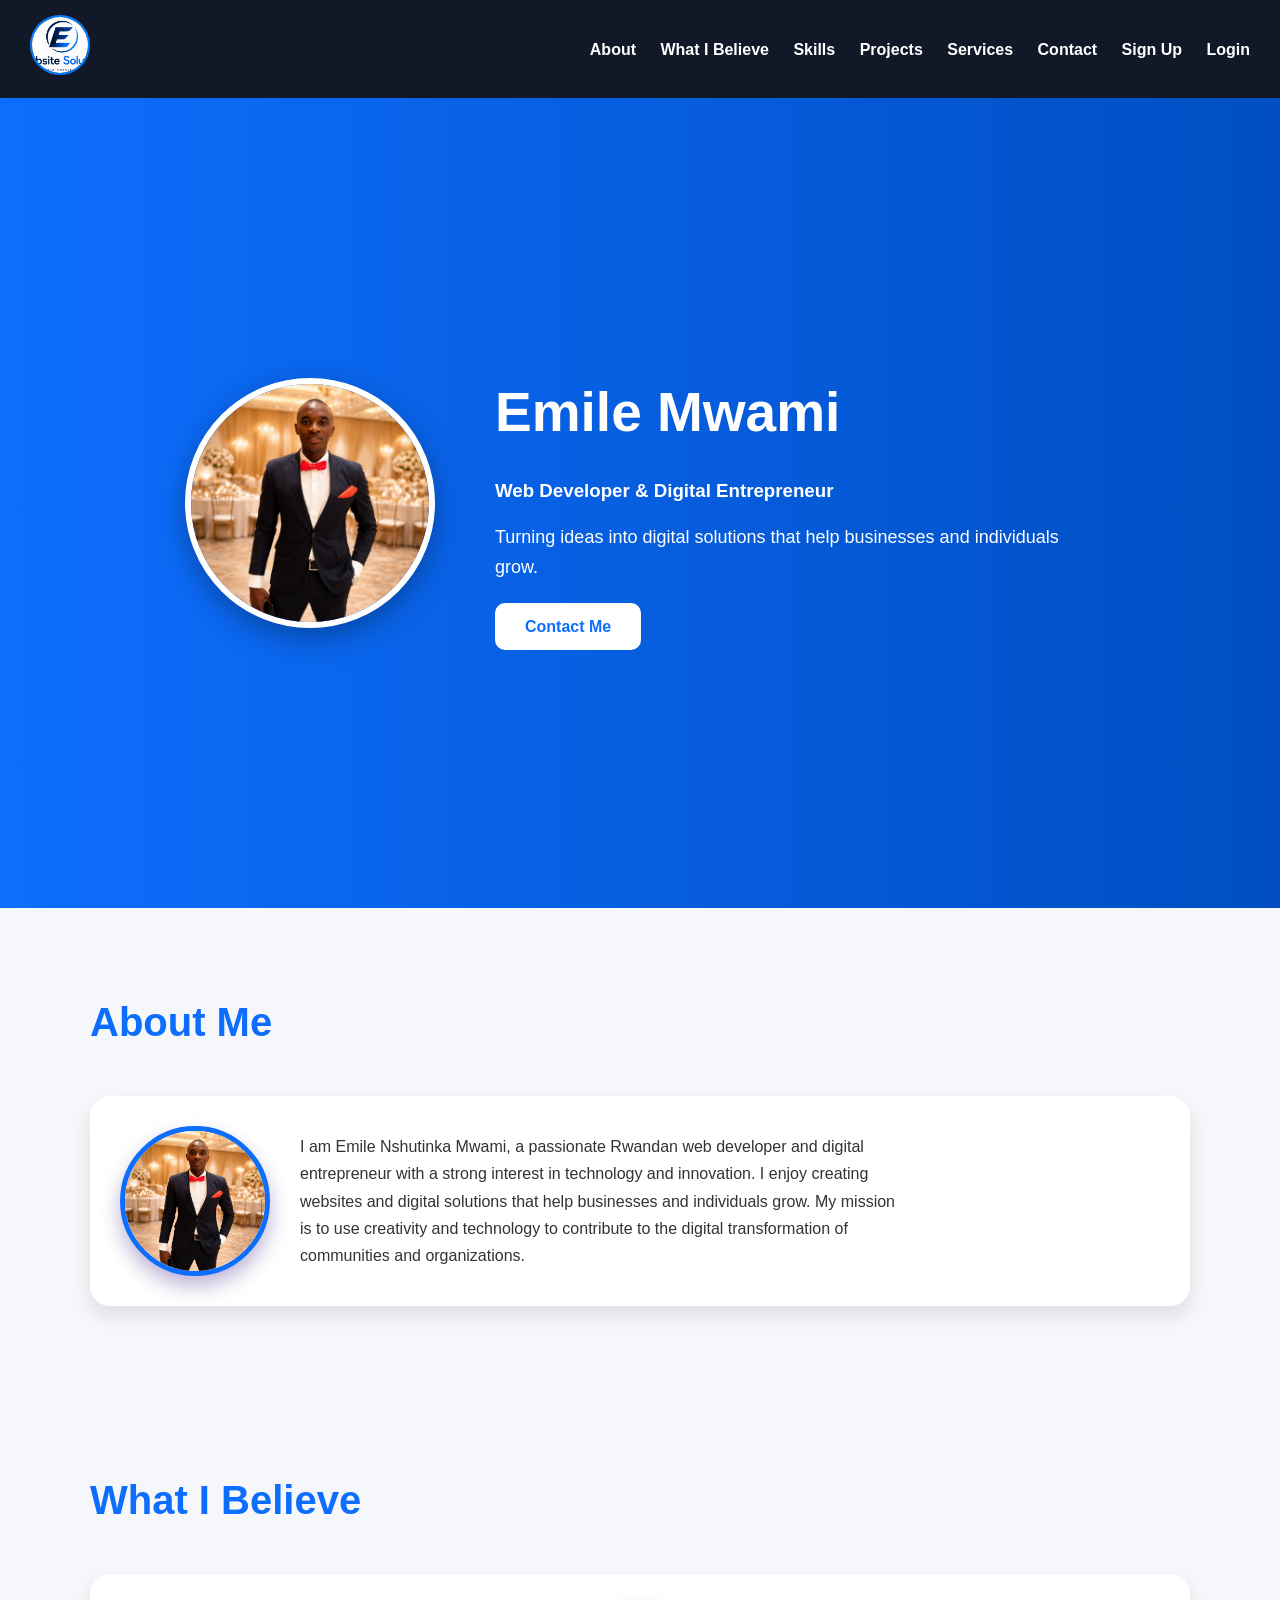
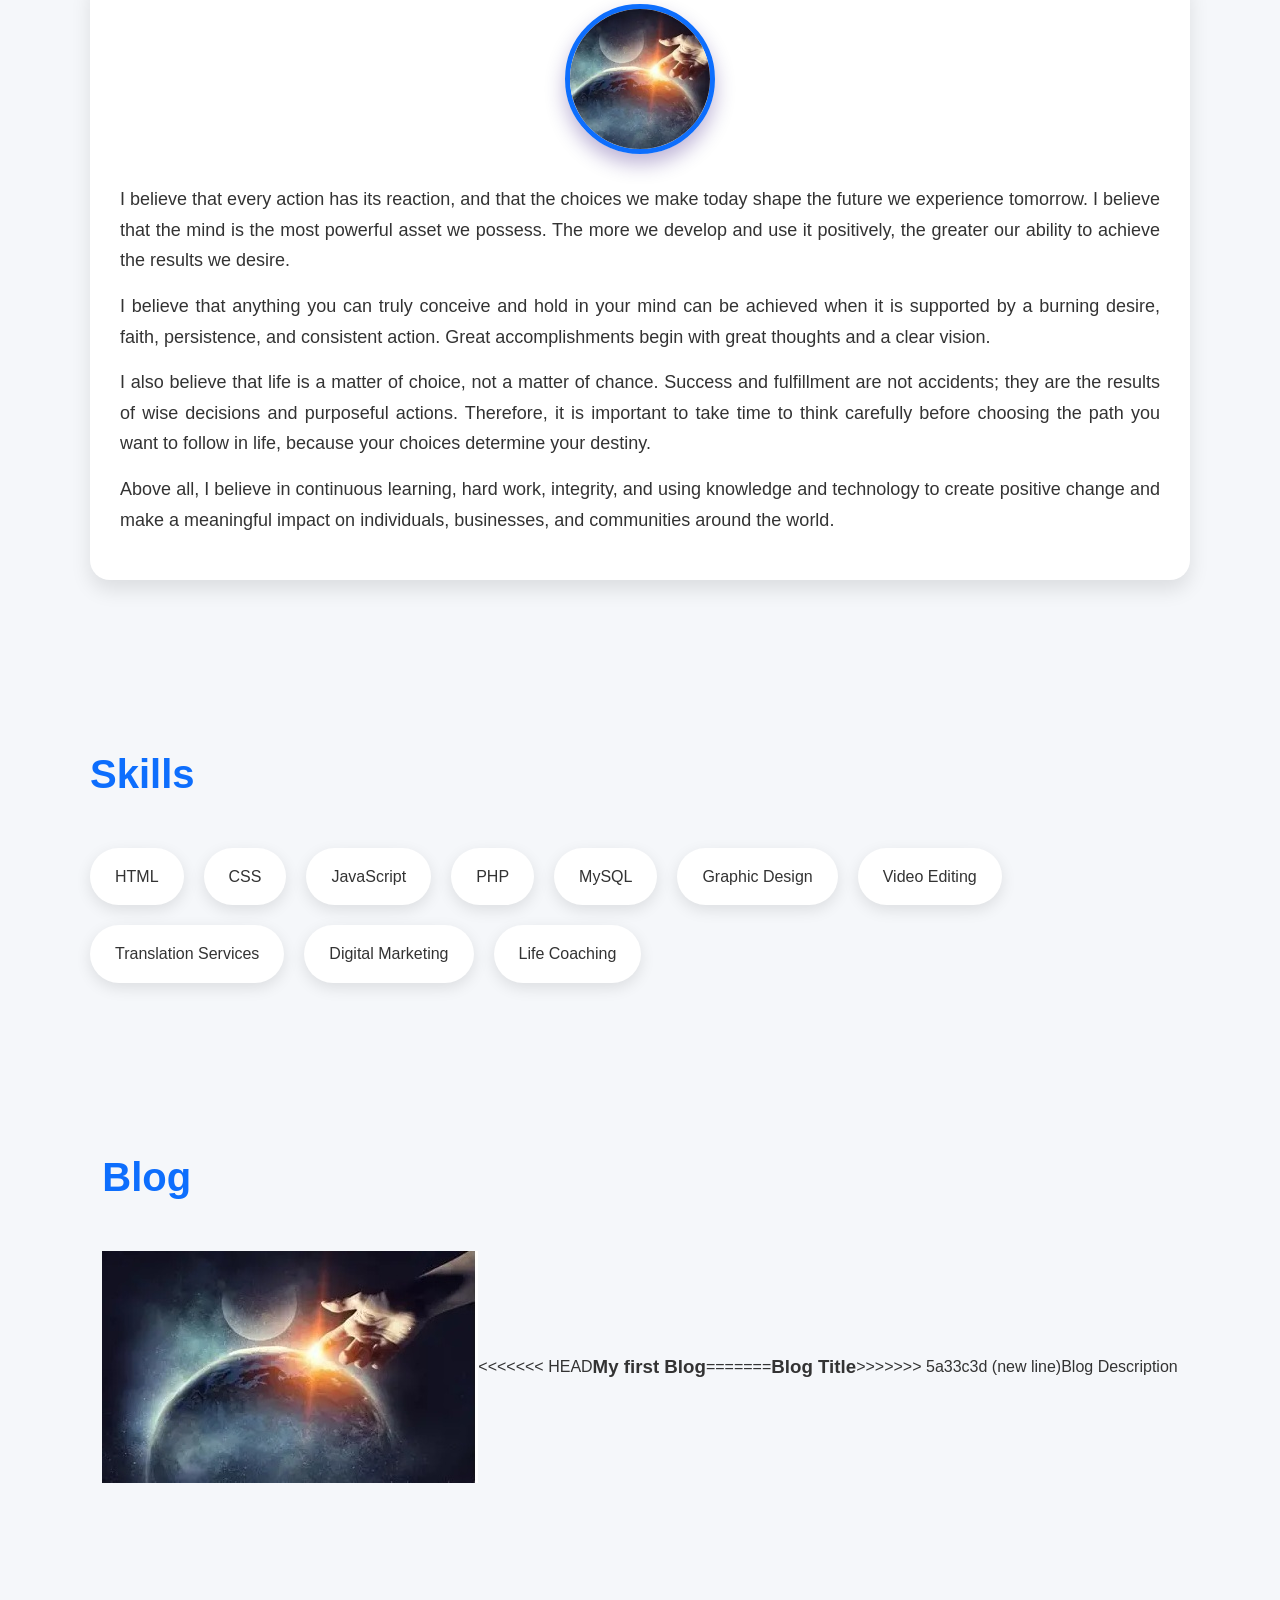
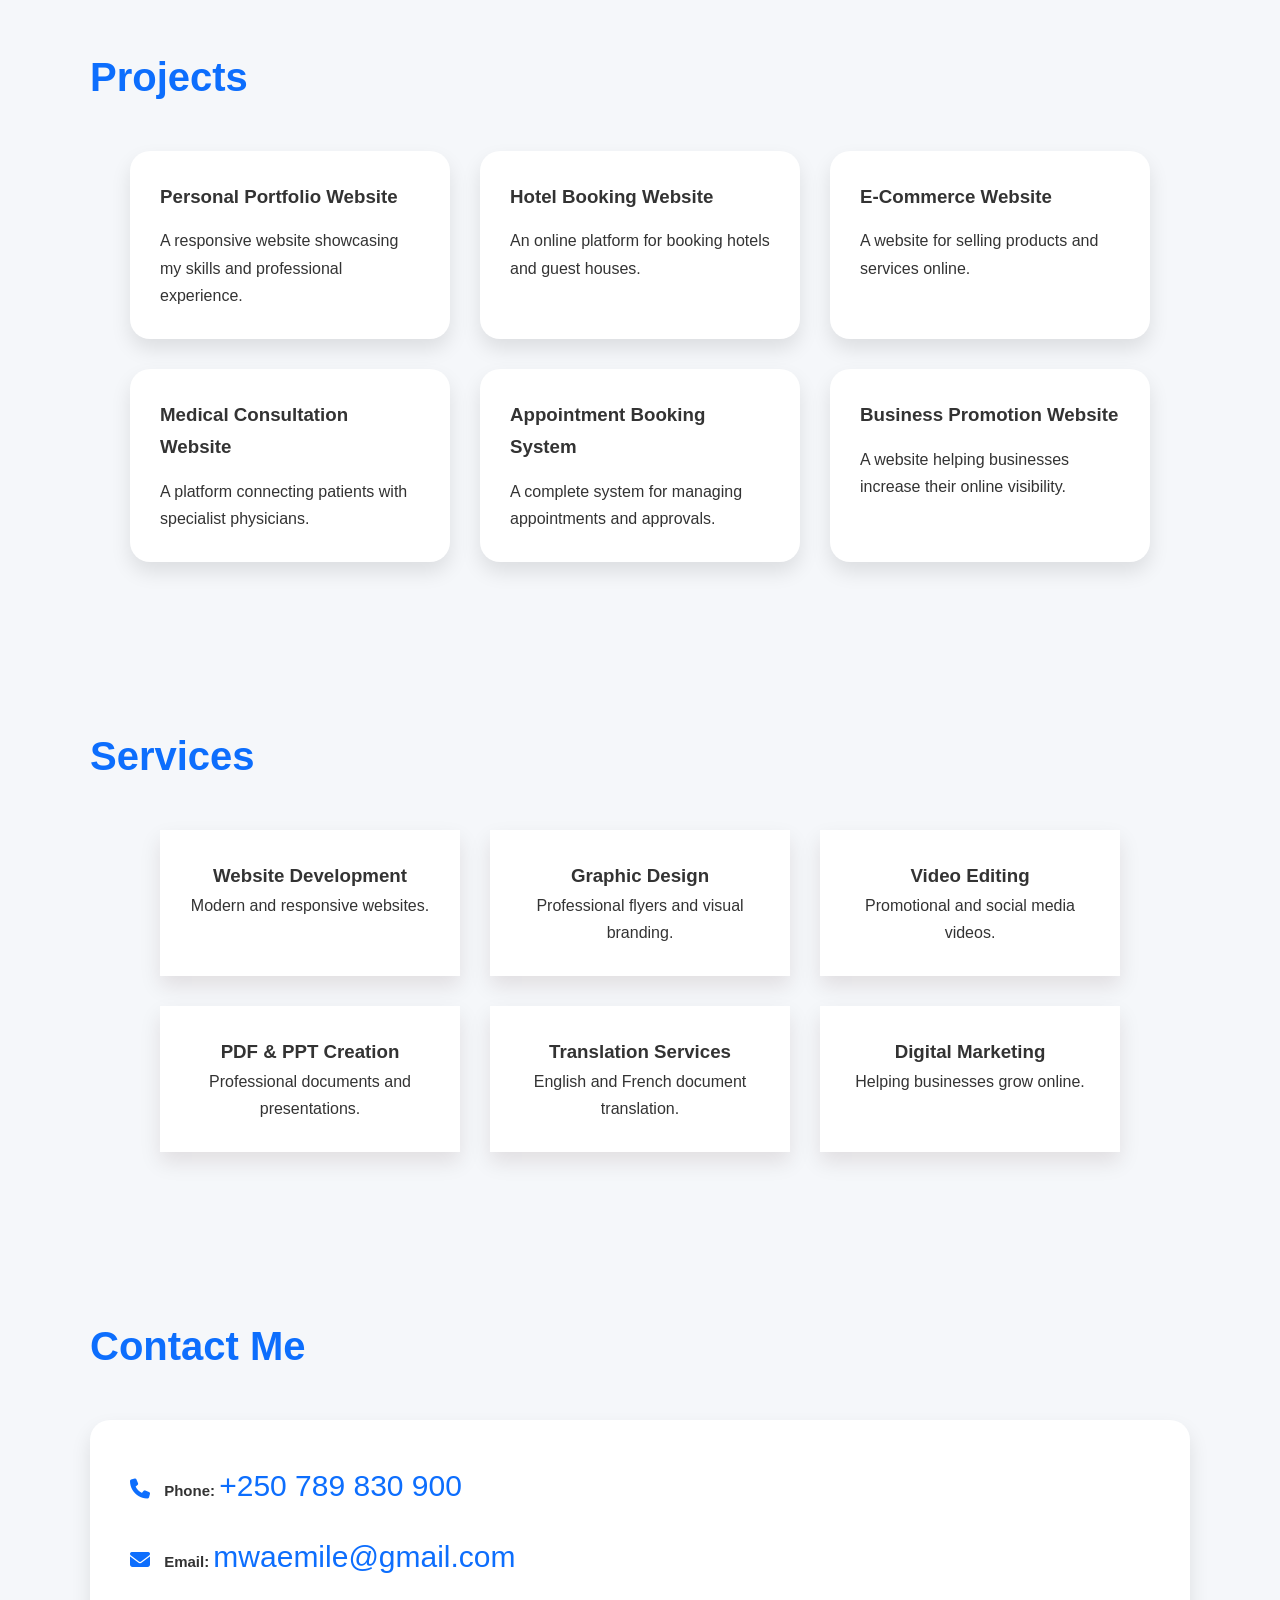
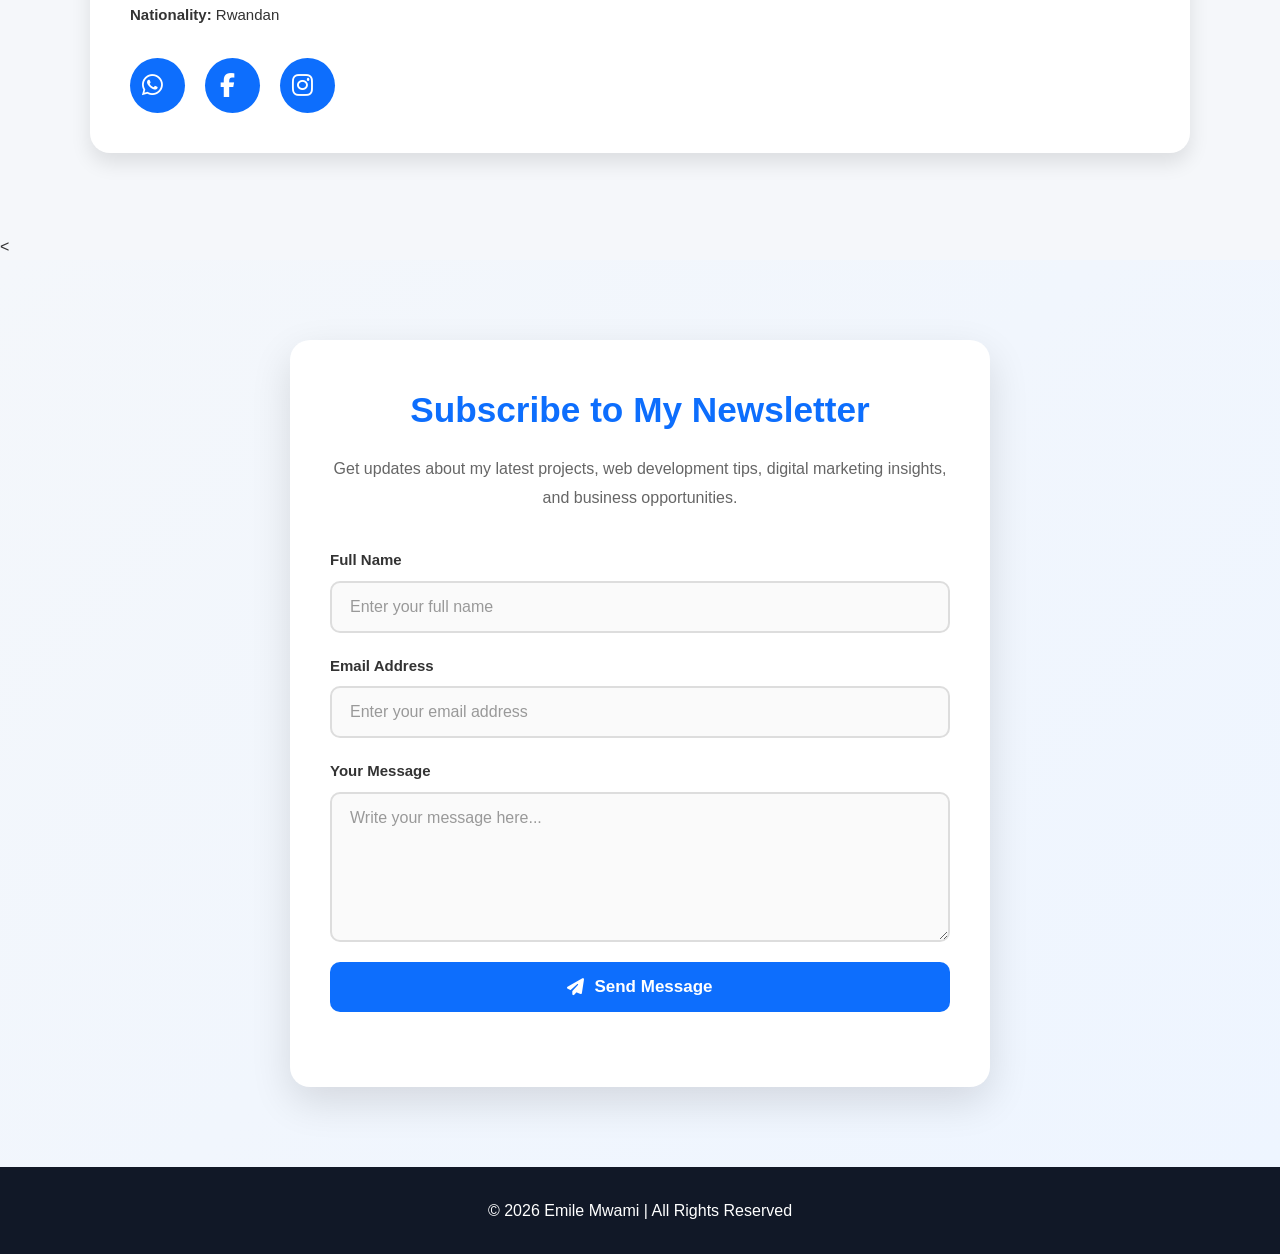
<file: index.html>
<!DOCTYPE html>
<html lang="en">
<head>
<meta charset="UTF-8">
<meta name="viewport" content="width=device-width, initial-scale=1.0">
<title>Emile Nshutininka</title>

<link rel="icon" type="image/png" href="imgs/logo1.jpg">

<link rel="stylesheet"
href="https://cdnjs.cloudflare.com/ajax/libs/font-awesome/6.7.2/css/all.min.css">
<link rel="stylesheet" href="./styles/style.css">
</head>
<body>



<!-- Navigation -->
<nav class="navbar">

    <div class="logo">
        <a href="index.html">
            <img src="./imgs/logo1.jpg" alt="Website Solution Logo">
        </a>
    </div>


    <!-- Hamburger icon -->

    <div class="menu-icon">
        <i id="menbar" class="fa-solid fa-bars"></i>
    </div>

    <!-- Menu links -->
     
    <div class="nav-links">
        <a href="#about">About</a>
        <a href="#belief">What I Believe</a>
        <a href="#skills">Skills</a>
        <a href="#projects">Projects</a>
        <a href="#services">Services</a>
        <a href="#contact">Contact</a>
        <a href="./dashboard/signup.html">Sign Up</a>
        <a href="./dashboard/login.html">Login</a>
    </div>

</nav>

<!-- Header -->

<header>

<img class="profile" src="./imgs/emile.jpg" >

<div class="intro">

<h1>Emile Mwami</h1>

<h3>Web Developer & Digital Entrepreneur</h3>

<p>
Turning ideas into digital solutions that help businesses and individuals grow.
</p>

<a href="#contact" class="btn">
Contact Me
</a>

</div>

</header>

<!-- About -->

<section id="about">

<div class="container">

<h2>About Me</h2>

<div class="about">

<img src="./imgs/emile.jpg">

<div class="about-text">

<p>

I am Emile Nshutinka Mwami, a passionate Rwandan web developer and digital entrepreneur with a strong interest in technology and innovation.

I enjoy creating websites and digital solutions that help businesses and individuals grow. My mission is to use creativity and technology to contribute to the digital transformation of communities and organizations.

</p>

</div>

</div>

</div>
</section>

<section id="belief">
    <div class="container">

        <h2>What I Believe</h2>

        <div class="innerb">
            
                    <div class="belief">
            
                      <img class="bimage" src="./imgs/Mybelieve.jpg" alt="Emile Mwami">
            
                        <div class="belief-text">
                            <p>
            I believe that every action has its reaction, and that the choices we make today shape the future we experience tomorrow. I believe that the mind is the most powerful asset we possess. The more we develop and use it positively, the greater our ability to achieve the results we desire.
            </p>
            
            <p>
            I believe that anything you can truly conceive and hold in your mind can be achieved when it is supported by a burning desire, faith, persistence, and consistent action. Great accomplishments begin with great thoughts and a clear vision.
            </p>
            
            <p>
            I also believe that life is a matter of choice, not a matter of chance. Success and fulfillment are not accidents; they are the results of wise decisions and purposeful actions. Therefore, it is important to take time to think carefully before choosing the path you want to follow in life, because your choices determine your destiny.
            </p>
            
            <p>
            Above all, I believe in continuous learning, hard work, integrity, and using knowledge and technology to create positive change and make a meaningful impact on individuals, businesses, and communities around the world.
            </p>
                        </div>
        </div>

        </div>

    </div>
</section>

<!-- Skills -->

<section id="skills">

<div class="container">

<h2>Skills</h2>

<div class="skills">

<div>HTML</div>
<div>CSS</div>
<div>JavaScript</div>
<div>PHP</div>
<div>MySQL</div>
<div>Graphic Design</div>
<div>Video Editing</div>
<div>Translation Services</div>
<div>Digital Marketing</div>
<div>Life Coaching</div>

</div>

</div>

</section>

<!-- blog with image, title and description -->
<section class="blog">
    <div>
        <h2>Blog</h2>
        <div class="blog">
            <img src="./imgs/Mybelieve.jpg" alt="Blog Image">
<<<<<<< HEAD
            <h3>My first Blog</h3>
=======
            <a href="http://" target="_blank" rel="noopener noreferrer"></a>
            <h3>Blog Title</h3>
>>>>>>> 5a33c3d (new line)
            <p>Blog Description</p>
        </div>
    </div>
</section>

<!-- Projects -->

<section id="projects">

<div class="container">

<h2>Projects </h2>

<div class="projects">

<div class="project">
<h3>Personal Portfolio Website</h3>
<p>
A responsive website showcasing my skills and professional experience.
</p>
</div>

<div class="project">
<h3>Hotel Booking Website</h3>
<p>
An online platform for booking hotels and guest houses.
</p>
</div>

<div class="project">
<h3>E-Commerce Website</h3>
<p>
A website for selling products and services online.
</p>
</div>

<div class="project">
<h3>Medical Consultation Website</h3>
<p>
A platform connecting patients with specialist physicians.
</p>
</div>

<div class="project">
<h3>Appointment Booking System</h3>
<p>
A complete system for managing appointments and approvals.
</p>
</div>

<div class="project">
<h3>Business Promotion Website</h3>
<p>
A website helping businesses increase their online visibility.
</p>
</div>

</div>

</div>

</section>

<!-- Services -->

<section id="services">

<div class="container">

<h2>Services</h2>

<div class="services">

<div class="service">
<h3>Website Development</h3>
<p>Modern and responsive websites.</p>
</div>

<div class="service">
<h3>Graphic Design</h3>
<p>Professional flyers and visual branding.</p>
</div>

<div class="service">
<h3>Video Editing</h3>
<p>Promotional and social media videos.</p>
</div>

<div class="service">
<h3>PDF & PPT Creation</h3>
<p>Professional documents and presentations.</p>
</div>

<div class="service">
<h3>Translation Services</h3>
<p>English and French document translation.</p>
</div>

<div class="service">
<h3>Digital Marketing</h3>
<p>Helping businesses grow online.</p>
</div>

</div>

</div>

</section>

<!-- Contact -->

<section id="contact">

<div class="container">

<h2>Contact Me</h2>

<div class="contact">

<p>
<i class="fa-solid fa-phone"></i>
<strong>Phone:</strong>
<a href="tel:+250789830900">
+250 789 830 900
</a>
</p>

<p>
<i class="fa-solid fa-envelope"></i>
<strong>Email:</strong>
<a href="mailto:mwaemile@gmail.com">
mwaemile@gmail.com
</a>
</p>

<p>
<strong>Nationality:</strong> Rwandan
</p>

<!-- Social Media Icons -->

<div class="social-icons">

<a href="https://wa.me/25078930900" target="_blank">
<i class="fa-brands fa-whatsapp"></i>
</a>

<a href="#" target="_blank">
<i class="fa-brands fa-facebook-f"></i>
</a>

<a href="#" target="_blank">
<i class="fa-brands fa-instagram"></i>
</a>

</div>

</div>

</div>

</section>

<!-- Newsletter -->

<<section id="newsletter">

    <div class="container">

        <h2>Subscribe to My Newsletter</h2>

        <p>
            Get updates about my latest projects, web development tips,
            digital marketing insights, and business opportunities.
        </p>

        <form id="contactForm">

            <label for="nameInput">Full Name</label>
            <input
                type="text"
                id="nameInput"
                name="name"
                placeholder="Enter your full name"
                required
            >

            <label for="emailInput">Email Address</label>
            <input
                type="email"
                id="emailInput"
                name="email"
                placeholder="Enter your email address"
                required
            >

            <label for="messageInput">Your Message</label>
            <textarea
                id="messageInput"
                name="message"
                placeholder="Write your message here..."
                rows="5"
                required
            ></textarea>

            <button type="submit" class="btn">
                <i class="fas fa-paper-plane"></i> Send Message
            </button>

        </form>

        <p id="message"></p>

    </div>

</section>
<footer>

<p>
© 2026 Emile Mwami | All Rights Reserved
</p>

</footer>
</body>
<script src="script/script.js"></script>
</body>
</html>
</html>
</file>
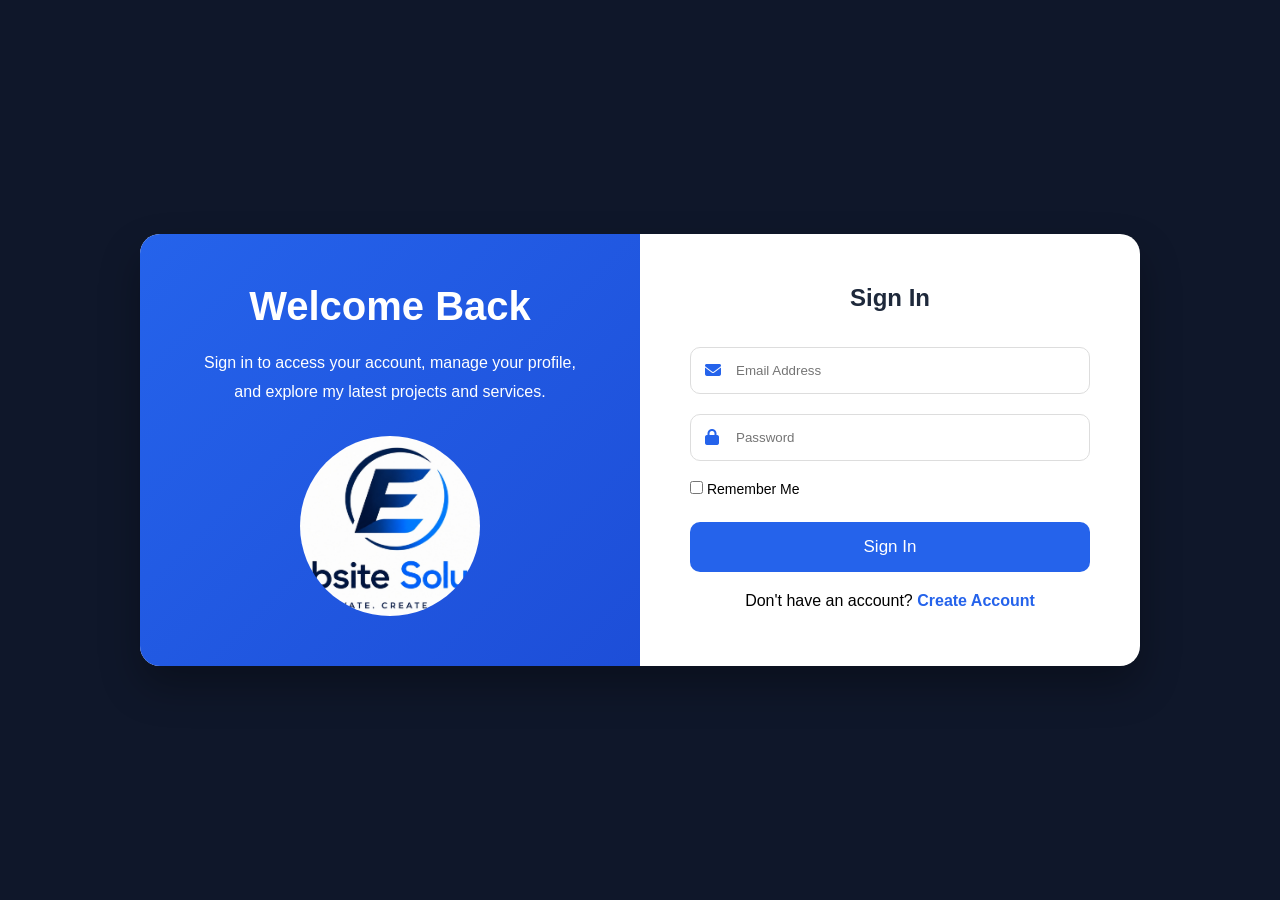
<file: dashboard/login.html>
<!DOCTYPE html>
<html lang="en">
<head>

<meta charset="UTF-8">
<meta name="viewport" content="width=device-width, initial-scale=1.0">

<title>Sign In</title>

<link rel="stylesheet" href="../styles/login.css">

<link rel="stylesheet"
href="https://cdnjs.cloudflare.com/ajax/libs/font-awesome/6.7.2/css/all.min.css">

</head>

<body>

<div class="login-container">

    <div class="left">

        <h1>Welcome Back</h1>

        <p>
            Sign in to access your account, manage your profile,
            and explore my latest projects and services.
        </p>

        <img src="../imgs/logo1.jpg" alt="Logo">

    </div>

    <div class="right">

        <form id="loginForm">

            <h2>Sign In</h2>

            <div class="input-box">
                <i class="fa-solid fa-envelope"></i>
                <input
                type="email"
                id="email"
                placeholder="Email Address"
                required>
            </div>

            <div class="input-box">
                <i class="fa-solid fa-lock"></i>
                <input
                type="password"
                id="password"
                placeholder="Password"
                required>
            </div>

            <div class="options">

    <label>
        <input type="checkbox">
        Remember Me
    </label>

</div>

<button type="submit">
    Sign In
</button>

<!-- Hidden error message -->
<p id="loginError" class="error-message"></p>

<!-- Hidden Forgot Password link -->
<p id="forgotPassword" class="forgot-password">
    <a href="forgot-password.html">Forgot Password?</a>
</p>

<p class="signup-link">
    Don't have an account?
    <a href="signup.html">Create Account</a>
</p>

        </form>

    </div>

</div>

<script src="../script/login.js"></script>

</body>
</html>
</file>
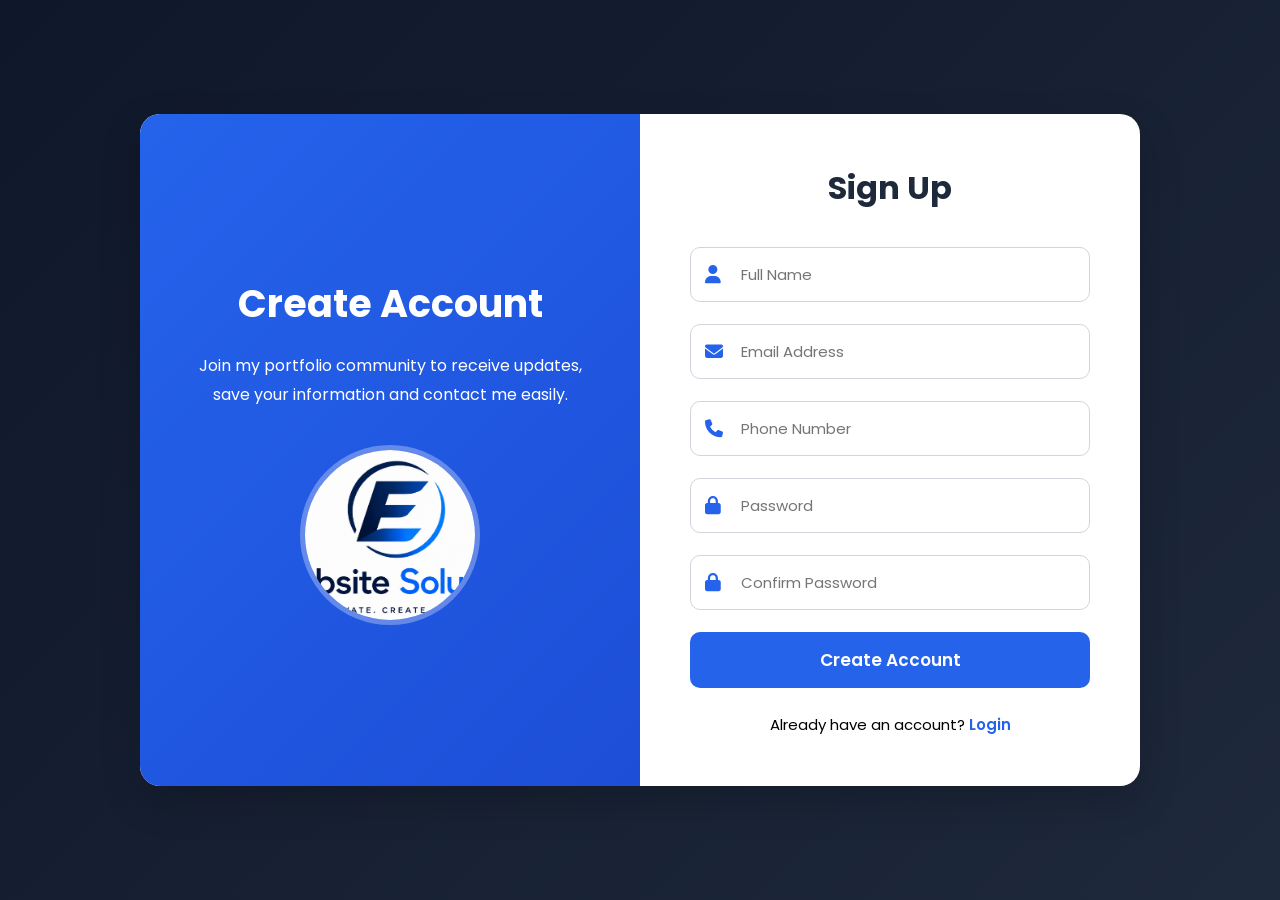
<file: dashboard/signup.html>
<!DOCTYPE html>
<html lang="en">
<head>
<meta charset="UTF-8">
<meta name="viewport" content="width=device-width, initial-scale=1.0">
<title>Create Account</title>

<link rel="stylesheet" href="../styles/signup.css">

<link rel="stylesheet"
href="https://cdnjs.cloudflare.com/ajax/libs/font-awesome/6.7.2/css/all.min.css">
</head>

<body>

<div class="signup-container">

<div class="left">

<h1>Create Account</h1>

<p>
Join my portfolio community to receive updates,
save your information and contact me easily.
</p>

<img src="../imgs/logo1.jpg" alt="Logo">

</div>

<div class="right">

<form id="signupForm">

<h2>Sign Up</h2>

<div class="input-box">
<i class="fa-solid fa-user"></i>
<input
type="text"
id="fullname"
placeholder="Full Name"
required>
</div>

<div class="input-box">
<i class="fa-solid fa-envelope"></i>
<input
type="email"
id="email"
placeholder="Email Address"
required>
</div>

<div class="input-box">
<i class="fa-solid fa-phone"></i>
<input
type="tel"
id="phone"
placeholder="Phone Number"
required>
</div>

<div class="input-box">
<i class="fa-solid fa-lock"></i>
<input
type="password"
id="password"
placeholder="Password"
required>
</div>

<div class="input-box">
<i class="fa-solid fa-lock"></i>
<input
type="password"
id="confirmPassword"
placeholder="Confirm Password"
required>
</div>

<button type="submit">
Create Account
</button>

<p class="login-link">
Already have an account?
<a href="login.html">Login</a>
</p>

</form>

</div>

</div>

<script src="../script/signup.js"></script>

</body>
</html>
</file>
<file: styles/style.css>
*{
    margin:0;
    padding:0;
    box-sizing:border-box;
}

html{
    scroll-behavior:smooth;
}

body{
    font-family:'Segoe UI',sans-serif;
    background:#f5f7fa;
    color:#333;
    line-height:1.7;
}

/* Navigation */

.navbar{
     gap:30px;
    background:#111827;
    display:flex;
    align-items:center;
    padding:20px;
    position:sticky;
    top:0;
}

.logo img{
    width: 60px; /* Adjust size */
    height: 60px;
    object-fit: cover;
    border-radius: 50%;
    border: 2px solid #007bff; 
    transition: 0.3s ease;
}

.logo img:hover{
    transform: scale(1.1);
}
.logo{
    margin-right: auto;
}

nav a{
    color:white;
    text-decoration:none;
    font-weight:600;
    transition:.3s;
}

nav a:hover{
    color:#0d6efd;
}

.navbar{
    background:#111827;
    display:flex;
    justify-content:space-between;
    align-items:center;
    padding:15px 30px;
}

.nav-links a{
    color:white;
    text-decoration:none;
    margin-left:20px;
}
.inner-na{

}

.menu-icon{
    color:white;
    font-size:28px;
    cursor:pointer;
    display:none;
}
/* Header */

header{
    background:linear-gradient(to right,#0d6efd,#004ec2);
    color:white;
    min-height:90vh;
    display: flex;
    justify-content:center;
    align-items:center;
    gap:60px;
    padding:0 20px;
  
}

.profile{
    width:250px;
    height:250px;
    object-fit:cover;
    border-radius:50%;
    border:6px solid white;
    box-shadow:0 10px 30px rgba(0,0,0,.3);
}

.intro{
    max-width:600px;
    /* border: 1px solid red; */
}

.intro h1{
    font-size:55px;
}

.intro h3{
    margin:15px 0;
    font-weight:700;
}

.intro p{
    font-size:18px;
    margin-bottom:30px;
}

.btn{
    background:white;
    color:#0d6efd;
    text-decoration:none;
    padding:15px 30px;
    border-radius:10px;
    font-weight:bold;

}

/* Sections */

section{
    padding:80px 20px;
}

.container{
    max-width:1100px;
    margin:auto;
}

h2{
    color:#0d6efd;
    margin-bottom:40px;
    font-size:40px;
}

/* About */

.about{
    background:white;
    padding:30px;
    border-radius:20px;
    box-shadow:0 10px 20px rgba(0,0,0,.1);

    display:flex;
    align-items:center;
    gap:30px;
    flex-wrap:wrap;
}

.about img{
    width:150px;
    height:150px;
    border-radius:50%;
    object-fit:cover;
    border:5px solid #0d6efd;
    box-shadow:0 10px 20px rgba(35, 1, 119, 0.3);
}


.about-text{
    max-width:600px;
}

.belief{
    background:white;
    padding:30px;
    border-radius:20px;
    box-shadow:0 10px 20px rgba(0,0,0,.1);
display: flex;
    flex-direction:column;
    align-items:center;
    gap:30px;
    text-align:center;
}

.belief img{
    width:150px;
    height:150px;
    border-radius:50%;
    object-fit:cover;
    border:5px solid #0d6efd;
    box-shadow:0 10px 20px rgba(35,1,119,.3);
}

.belief-text{
    flex:1;
}

.belief-text p{
    margin-bottom:15px;
    font-size:18px;
    text-align:justify;
}

/* Skills */

.skills{
    display:flex;
    flex-wrap:wrap;
    gap:20px;
}

.skills div{
    background:white;
    padding:15px 25px;
    border-radius:30px;
    box-shadow:0 5px 15px rgba(0,0,0,.1);
    transition:.3s;
}

.skills div:hover{
    background:#0d6efd;
    color:white;
}

.blog{
    display: flex;
    justify-content: center;
    align-items: center;
}

/* Projects */

.projects{
    display:flex;
    flex-wrap:wrap;
    gap:30px;
    justify-content:center;
}

.project{
    width:320px;
    background:white;
    padding:30px;
    border-radius:20px;
    box-shadow:0 10px 20px rgba(0,0,0,.1);
    transition:.3s;
}

.project:hover{
    transform:translateY(-10px);
}

.project h3{
    margin-bottom:15px;
}

/* Services */

.services{
    display:flex;
    flex-wrap:wrap;
    gap:30px;
    justify-content:center;
}

.service{
    width:300px;
    background:white;
    padding:30px;
    border: radius 20px;
    text-align:center;
    box-shadow:0 10px 20px rgba(49, 7, 7, 0.1);
    transition:all 0.3s ease;
}

.service:hover{
    transform:translateY(-10px);
    box-shadow:0 15px 30px rgba(0,0,0,.2);
}

/* Contact */

.contact{
    background:white;
    text-align: left;
    padding:40px;
    border-radius:20px;
    box-shadow:0 10px 20px rgba(0,0,0,.1);
}

.contact p{
    margin-bottom:20px;
    font-size:15px;
}

.contact i{
    color:#0d6efd;
    margin-right:10px;
    font-size:20px;
}

.contact a{
    color:#0d6efd;
    font-size:30px;
    text-decoration:none;
}

.social-icons{
    display:flex;
    gap:20px;
    margin-top:30px;
}

.social-icons a{
    width:55px;
    height:55px;
    background:#0d6efd;
    border-radius:50%;
    display:flex;
    justify-content:center;
    align-items:center;
    text-decoration:none;
    transition:.3s;
}

.social-icons i{
    color:white;
    font-size:24px;
}

.social-icons a:hover{
    background:#111827;
    transform:translateY(-8px);
}

/* ===========================
   Newsletter Section
=========================== */

#newsletter{
    padding:80px 20px;
    background:linear-gradient(135deg,#f4f7fb,#eef5ff);
}

#newsletter .container{
    max-width:700px;
    margin:auto;
    background:#fff;
    padding:40px;
    border-radius:20px;
    box-shadow:0 15px 40px rgba(0,0,0,0.12);
}

#newsletter h2{
    text-align:center;
    font-size:2.2rem;
    color:#0d6efd;
    margin-bottom:15px;
}

#newsletter p{
    text-align:center;
    color:#666;
    font-size:16px;
    line-height:1.8;
    margin-bottom:35px;
}

/* Form */

#contactForm{
    display:flex;
    flex-direction:column;
    gap:20px;
}

/* Labels */

#contactForm label{
    font-size:15px;
    font-weight:600;
    color:#333;
    margin-bottom:-12px;
}

/* Inputs */

#contactForm input,
#contactForm textarea{
    width:100%;
    padding:15px 18px;
    border:2px solid #ddd;
    border-radius:10px;
    font-size:16px;
    font-family:inherit;
    outline:none;
    transition:.3s ease;
    background:#fafafa;
}

#contactForm textarea{
    resize:vertical;
    min-height:150px;
}

/* Focus Effect */

#contactForm input:focus,
#contactForm textarea:focus{
    border-color:#0d6efd;
    background:#fff;
    box-shadow:0 0 8px rgba(13,110,253,.25);
}

/* Placeholder */

#contactForm input::placeholder,
#contactForm textarea::placeholder{
    color:#999;
}

/* Button */

#contactForm .btn{
    display:inline-flex;
    justify-content:center;
    align-items:center;
    gap:10px;
    padding:15px;
    background:#0d6efd;
    color:#fff;
    font-size:17px;
    font-weight:600;
    border:none;
    border-radius:10px;
    cursor:pointer;
    transition:.3s ease;
}

#contactForm .btn:hover{
    background:#084fc7;
    transform:translateY(-3px);
    box-shadow:0 10px 25px rgba(13,110,253,.35);
}

#contactForm .btn:active{
    transform:scale(.98);
}

/* Success Message */

#message{
    margin-top:20px;
    text-align:center;
    font-weight:600;
    color:#28a745;
}

/* Error Message */

#message.error{
    color:#dc3545;
}

/* Responsive */

@media(max-width:768px){

    #newsletter{
        padding:60px 15px;
    }

    #newsletter .container{
        padding:30px 25px;
    }

    #newsletter h2{
        font-size:1.8rem;
    }

    #newsletter p{
        font-size:15px;
    }

}

@media(max-width:480px){

    #newsletter .container{
        padding:25px 18px;
    }

    #newsletter h2{
        font-size:1.5rem;
    }

    #contactForm input,
    #contactForm textarea{
        font-size:15px;
        padding:13px 15px;
    }

    #contactForm .btn{
        width:100%;
    }

}
/* Footer */

footer{
    background:#111827;
    color:white;
    text-align:center;
    padding:30px;
}

/* ================= RESPONSIVE ================= */

/* Tablets */
@media (max-width:768px){

    .navbar{
        flex-wrap:wrap;
        justify-content:center;
        gap:15px;
        padding:15px;
    }

    .logo{
        width:100%;
        text-align:start;
        margin-right:0;
    }

    .logo img{
        width:50px;
        height:50px;
    }

    nav a{
        font-size:15px;
        margin-left:0;
    }

    header{
        display:block;
        text-align:center;
        padding-top:4rem;
        min-height:60vh;
    }

    .profile{
        width:200px;
        height:200px;
    }

    .intro h1{
        font-size:40px;
    }

    .intro h3{
        margin:0;
    }

    .about{
        flex-direction:column;
        align-items:center;
        text-align:center;
    }

    .belief{
        flex-direction:column;
        align-items:center;
        text-align:center;
    }
}
@media (max-width:768px){

    .menu-icon{
        display:block;
    }

    .nav-links{
        display:none;
        position:absolute;
        top:80px;
        left:0;
        width:100%;
        background:#111827;
        flex-direction:column;
    }

    .nav-links a{
        display:block;
        padding:15px;
        text-align:center;
        border-top:1px solid gray;
    }

    .nav-links.active{
        display:flex;
    }

}


/* Smartphones */
@media (max-width:480px){
 #menbar{
 position: absolute;
 right: 20px;
 top: 20px;
 }
    .navbar{
        position: relative;
        flex-direction:column;
        gap:12px;
    }

    .logo img{
        width:45px;
        height:45px;
    }

    nav a{
        font-size:14px;
    }

    h2{
        font-size:32px;
    }

    .intro h1{
        font-size:32px;
    }

    .intro p,
    .belief-text p{
        font-size:16px;
    }

}

/* Very Small Devices */
@media (max-width:240px){

    .logo img{
        width:40px;
        height:40px;
    }

    nav a{
        font-size:12px;
    }

}
</file>
<file: styles/login.css>
*{
    margin:0;
    padding:0;
    box-sizing:border-box;
    font-family:'Segoe UI',sans-serif;
}

body{

    background:#0f172a;

    display:flex;
    justify-content:center;
    align-items:center;

    min-height:100vh;

    padding:20px;

}

.login-container{

    width:100%;
    max-width:1000px;

    background:#fff;

    display:flex;

    border-radius:20px;

    overflow:hidden;

    box-shadow:0 20px 40px rgba(0,0,0,.3);

}

.left{

    flex:1;

    background:linear-gradient(135deg,#2563eb,#1d4ed8);

    color:#fff;

    display:flex;

    flex-direction:column;

    justify-content:center;

    align-items:center;

    padding:50px;

    text-align:center;

}

.left h1{

    font-size:40px;

    margin-bottom:20px;

}

.left p{

    line-height:1.8;

    margin-bottom:30px;

}

.left img{

    width:180px;

    height:180px;

    border-radius:50%;

    object-fit:cover;

}

.right{

    flex:1;

    padding:50px;

}

.right h2{

    text-align:center;

    margin-bottom:35px;

    color:#1e293b;

}

.input-box{

    position:relative;

    margin-bottom:20px;

}

.input-box i{

    position:absolute;

    left:15px;

    top:50%;

    transform:translateY(-50%);

    color:#2563eb;

}

.input-box input{

    width:100%;

    padding:15px 15px 15px 45px;

    border:1px solid #ddd;

    border-radius:10px;

    outline:none;

    transition:.3s;

}

.input-box input:focus{

    border-color:#2563eb;

}

.options{

    display:flex;

    justify-content:space-between;

    margin-bottom:25px;

    font-size:14px;

}

.options a{

    text-decoration:none;

    color:#2563eb;

}

button{

    width:100%;

    padding:15px;

    background:#2563eb;

    color:#fff;

    border:none;

    border-radius:10px;

    cursor:pointer;

    font-size:17px;

    transition:.3s;

}

button:hover{

    background:#1d4ed8;

}

.signup-link{

    margin-top:20px;

    text-align:center;

}

.signup-link a{

    color:#2563eb;

    text-decoration:none;

    font-weight:bold;

}

@media(max-width:850px){

.login-container{

    flex-direction:column;

}

.left{

    padding:40px;

}

.right{

    padding:35px;

}

.left img{

    width:140px;

    height:140px;

}

}
.error-message{
    display:none;
    color:#dc2626;
    text-align:center;
    margin-top:15px;
    font-size:15px;
}

.forgot-password{
    display:none;
    text-align:center;
    margin-top:10px;
}

.forgot-password a{
    color:#2563eb;
    text-decoration:none;
    font-weight:600;
}

.forgot-password a:hover{
    text-decoration:underline;
}
</file>
<file: styles/signup.css>
/* ===========================
   GOOGLE FONT
=========================== */
@import url('https://fonts.googleapis.com/css2?family=Poppins:wght@300;400;500;600;700&display=swap');

*{
    margin:0;
    padding:0;
    box-sizing:border-box;
    font-family:'Poppins',sans-serif;
}

body{
    background:linear-gradient(135deg,#0f172a,#1e293b);
    display:flex;
    justify-content:center;
    align-items:center;
    min-height:100vh;
    padding:30px;
}

/* ===========================
   MAIN CONTAINER
=========================== */

.signup-container{
    width:100%;
    max-width:1000px;
    background:#fff;
    border-radius:20px;
    overflow:hidden;
    display:flex;
    box-shadow:0 15px 40px rgba(0,0,0,.2);
}

/* ===========================
   LEFT SIDE
=========================== */

.left{
    flex:1;
    background:linear-gradient(135deg,#2563eb,#1d4ed8);
    color:#fff;
    display:flex;
    flex-direction:column;
    justify-content:center;
    align-items:center;
    text-align:center;
    padding:50px;
}

.left h1{
    font-size:38px;
    margin-bottom:20px;
}

.left p{
    font-size:16px;
    line-height:1.8;
    margin-bottom:35px;
}

.left img{
    width:180px;
    height:180px;
    object-fit:cover;
    border-radius:50%;
    border:5px solid rgba(255,255,255,.3);
}

/* ===========================
   RIGHT SIDE
=========================== */

.right{
    flex:1;
    padding:50px;
}

.right h2{
    text-align:center;
    color:#1e293b;
    margin-bottom:35px;
    font-size:32px;
}

/* ===========================
   INPUT BOXES
=========================== */

.input-box{
    position:relative;
    margin-bottom:22px;
}

.input-box i{
    position:absolute;
    left:15px;
    top:50%;
    transform:translateY(-50%);
    color:#2563eb;
    font-size:18px;
}

.input-box input{
    width:100%;
    padding:15px 15px 15px 50px;
    border:1px solid #d1d5db;
    border-radius:10px;
    outline:none;
    font-size:15px;
    transition:.3s;
}

.input-box input:focus{
    border-color:#2563eb;
    box-shadow:0 0 10px rgba(37,99,235,.25);
}

/* ===========================
   BUTTON
=========================== */

button{
    width:100%;
    padding:15px;
    border:none;
    border-radius:10px;
    background:#2563eb;
    color:#fff;
    font-size:17px;
    font-weight:600;
    cursor:pointer;
    transition:.3s;
}

button:hover{
    background:#1d4ed8;
    transform:translateY(-2px);
}

/* ===========================
   LOGIN LINK
=========================== */

.login-link{
    margin-top:25px;
    text-align:center;
    font-size:15px;
}

.login-link a{
    color:#2563eb;
    text-decoration:none;
    font-weight:600;
}

.login-link a:hover{
    text-decoration:underline;
}

/* ===========================
   RESPONSIVE
=========================== */

@media(max-width:900px){

.signup-container{
    flex-direction:column;
}

.left{
    padding:40px 25px;
}

.left h1{
    font-size:30px;
}

.left img{
    width:140px;
    height:140px;
}

.right{
    padding:35px 25px;
}

}

@media(max-width:500px){

body{
    padding:15px;
}

.left h1{
    font-size:26px;
}

.left p{
    font-size:14px;
}

.right h2{
    font-size:26px;
}

.input-box input{
    padding:13px 13px 13px 45px;
}

button{
    padding:13px;
    font-size:16px;
}

}
</file>
